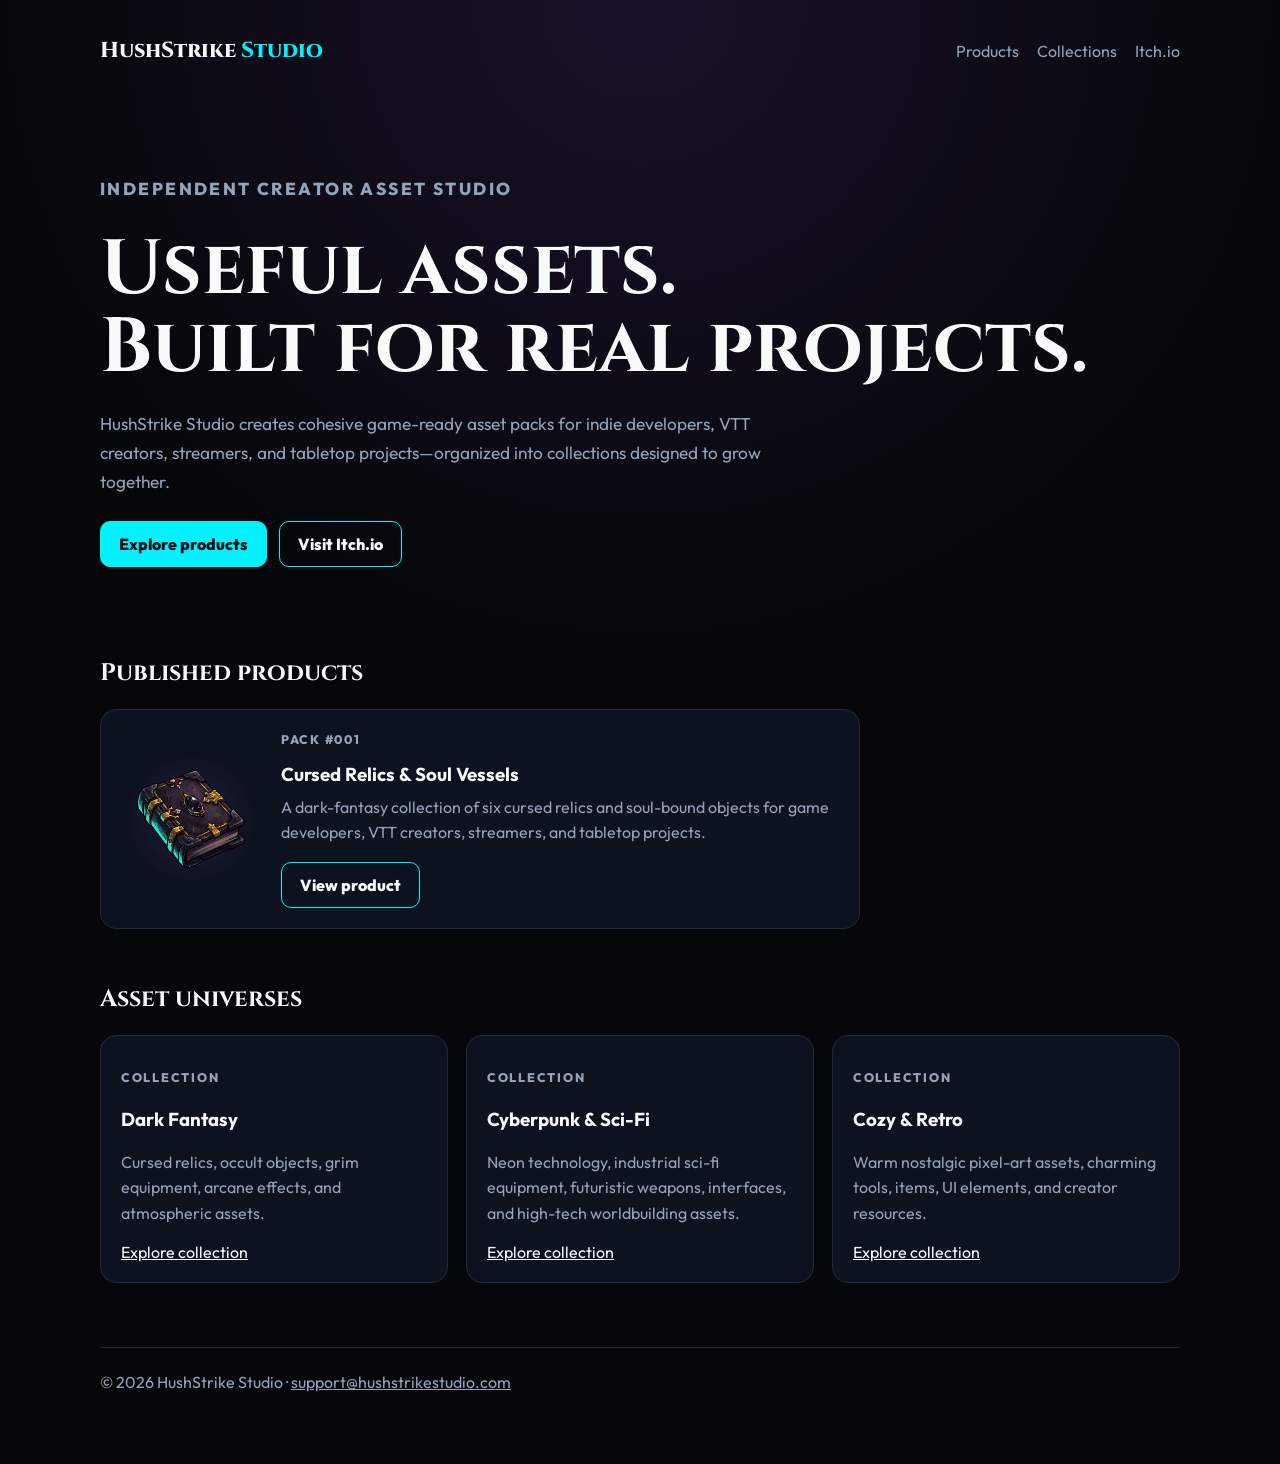
<file: index.html>
<!doctype html>
<html lang="en">
<head>
  <meta charset="utf-8">
  <meta name="viewport" content="width=device-width,initial-scale=1">
  <title>HushStrike Studio | Game-Ready Creator Assets</title>
  <meta name="description" content="Game-ready 2D asset packs for indie developers, tabletop creators, streamers, and digital creators.">
  <meta property="og:title" content="HushStrike Studio | Game-Ready Creator Assets">
  <meta property="og:description" content="Explore HushStrike Studio asset collections and published packs.">
  <meta property="og:type" content="website">
  <meta property="og:url" content="https://www.hushstrikestudio.com/">
  <link rel="canonical" href="https://www.hushstrikestudio.com/">
  <link href="https://fonts.googleapis.com/css2?family=Cinzel:wght@600;700;800&family=Outfit:wght@400;500;600;700&display=swap" rel="stylesheet">
  <link rel="stylesheet" href="styles.css?v=4">
</head>
<body>
  <main class="shell">
    <header class="top">
      <a class="brand" href="./">HushStrike <span>Studio</span></a>
      <nav class="nav"><a href="#products">Products</a><a href="#collections">Collections</a><a href="https://hushstrike.itch.io">Itch.io</a></nav>
    </header>
    <section class="hero">
      <p class="eyebrow">Independent creator asset studio</p>
      <h1>Useful assets.<br>Built for real projects.</h1>
      <p>HushStrike Studio creates cohesive game-ready asset packs for indie developers, VTT creators, streamers, and tabletop projects—organized into collections designed to grow together.</p>
      <div class="actions"><a class="btn primary" href="#products">Explore products</a><a class="btn" href="https://hushstrike.itch.io">Visit Itch.io</a></div>
    </section>
    <section class="section">
      <h2>Published products</h2>
      <div id="products" class="grid"><p class="muted">Loading catalog…</p></div>
    </section>
    <section class="section">
      <h2>Asset universes</h2>
      <div id="collections" class="grid"><p class="muted">Loading collections…</p></div>
    </section>
    <footer>© 2026 HushStrike Studio · <a href="mailto:support@hushstrikestudio.com">support@hushstrikestudio.com</a></footer>
  </main>
  <script src="site.js?v=4"></script>
  <script>renderHome().catch(e=>document.querySelector('#products').innerHTML='<p class="notice">Catalog preview could not load.</p>')</script>
</body>
</html>
</file>
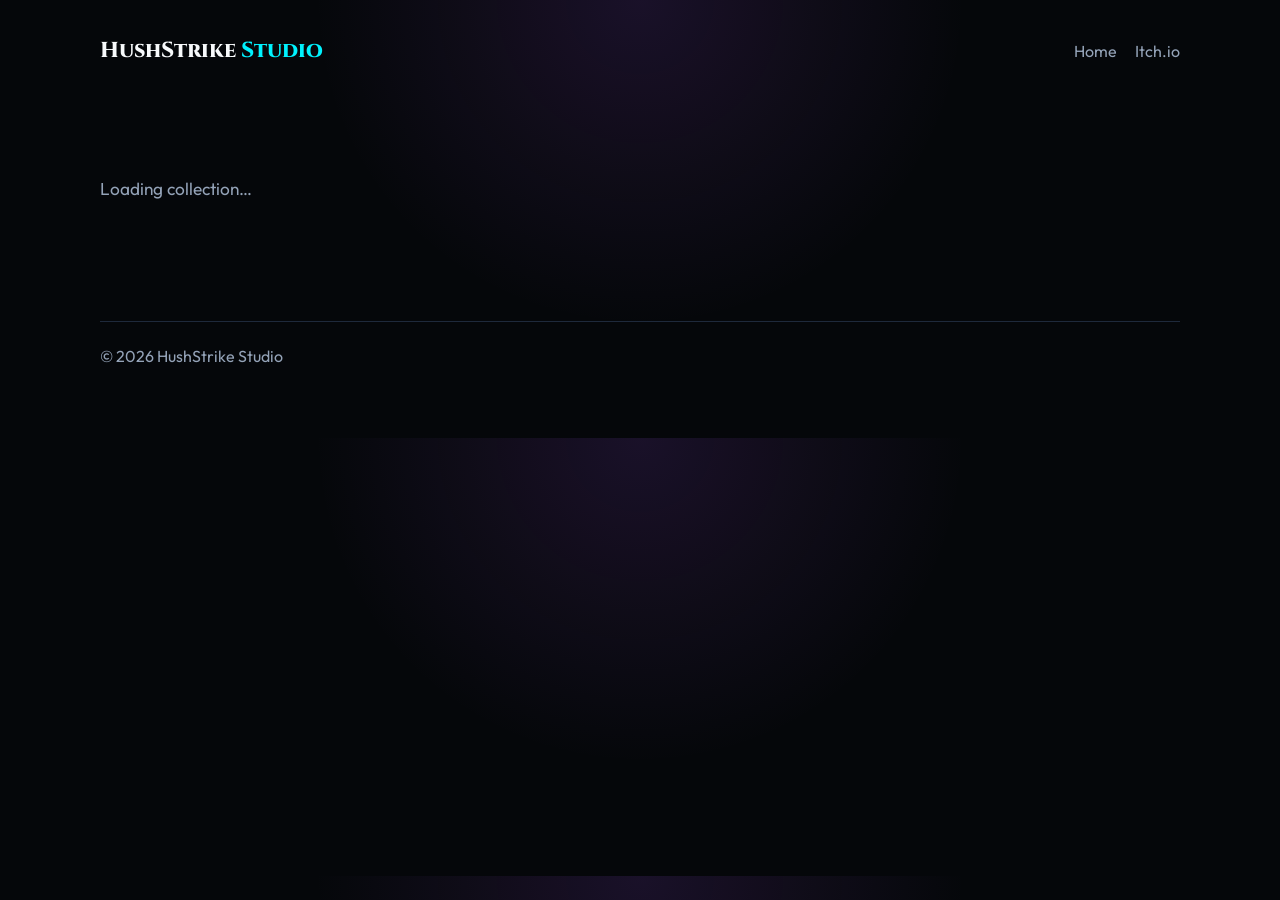
<file: collections/cozy-retro/index.html>
<!doctype html>
<html lang="en"><head>
<meta charset="utf-8"><meta name="viewport" content="width=device-width,initial-scale=1">
<title>Collection | HushStrike Studio</title>
<meta name="description" content="Explore a HushStrike Studio asset collection.">
<link href="https://fonts.googleapis.com/css2?family=Cinzel:wght@600;700;800&family=Outfit:wght@400;500;600;700&display=swap" rel="stylesheet">
<link rel="stylesheet" href="../../styles.css"></head>
<body><main class="shell"><header class="top"><a class="brand" href="../../">HushStrike <span>Studio</span></a><nav class="nav"><a href="../../">Home</a><a href="https://hushstrike.itch.io">Itch.io</a></nav></header><section id="collection" class="hero"><p class="muted">Loading collection…</p></section><footer>© 2026 HushStrike Studio</footer></main><script src="../../site.js"></script><script>renderCollection()</script></body></html>
</file>
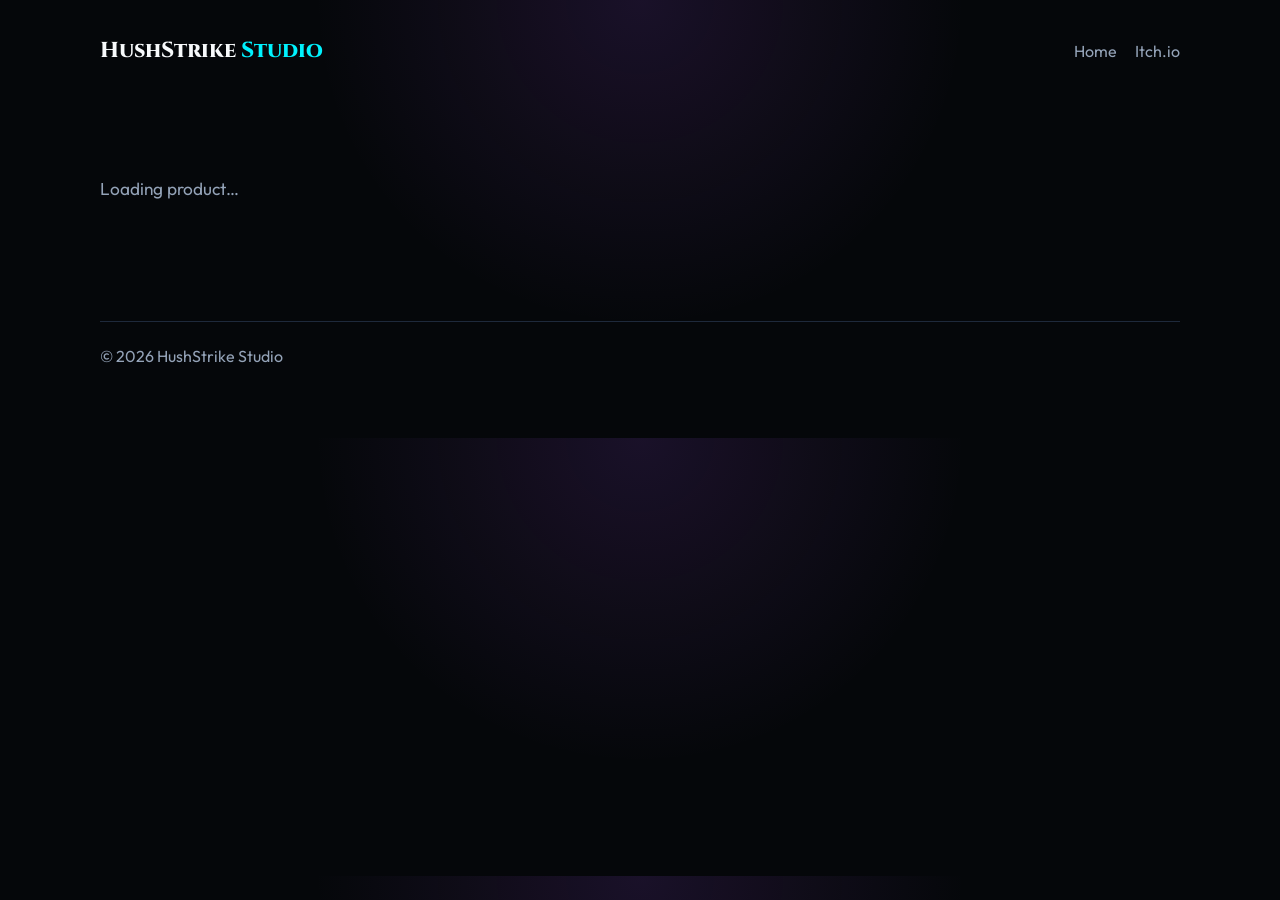
<file: products/cursed-relics-soul-vessels/index.html>
<!doctype html>
<html lang="en"><head>
<meta charset="utf-8"><meta name="viewport" content="width=device-width,initial-scale=1">
<title>Product | HushStrike Studio</title>
<meta name="description" content="HushStrike Studio product details, included assets, editions, licensing, and purchase options.">
<link href="https://fonts.googleapis.com/css2?family=Cinzel:wght@600;700;800&family=Outfit:wght@400;500;600;700&display=swap" rel="stylesheet">
<link rel="stylesheet" href="../../styles.css"></head>
<body><main class="shell"><header class="top"><a class="brand" href="../../">HushStrike <span>Studio</span></a><nav class="nav"><a href="../../">Home</a><a href="https://hushstrike.itch.io">Itch.io</a></nav></header><section id="product" class="hero"><p class="muted">Loading product…</p></section><footer>© 2026 HushStrike Studio</footer></main><script src="../../site.js"></script><script>renderProduct()</script></body></html>
</file>
<file: styles.css>
:root{--bg:#05070a;--panel:#0a0e17;--card:#0d121f;--border:#1e293b;--text:#f8fafc;--muted:#94a3b8;--cyan:#00f2fe;--purple:#a855f7;--gold:#d4af37}
*{box-sizing:border-box}body{margin:0;background:radial-gradient(circle at 50% 0,rgba(168,85,247,.13),transparent 42%),var(--bg);color:var(--text);font-family:Outfit,Arial,sans-serif}a{color:inherit}.shell{max-width:1120px;margin:auto;padding:36px 20px 72px}.top{display:flex;justify-content:space-between;gap:20px;align-items:center;margin-bottom:46px}.brand{font-family:Cinzel,serif;font-weight:800;font-size:1.35rem;text-decoration:none}.brand span{color:var(--cyan)}.nav{display:flex;gap:18px;flex-wrap:wrap}.nav a{color:var(--muted);text-decoration:none}.hero{padding:46px 0 36px}.eyebrow{color:var(--cyan);font-size:.78rem;font-weight:800;letter-spacing:.14em;text-transform:uppercase}.hero h1{font-family:Cinzel,serif;font-size:clamp(2.4rem,7vw,4.8rem);line-height:1.02;margin:.35em 0 .28em}.hero p{max-width:720px;color:var(--muted);font-size:1.08rem;line-height:1.7}.actions{display:flex;gap:12px;flex-wrap:wrap;margin-top:24px}.btn{display:inline-block;padding:12px 18px;border:1px solid var(--cyan);border-radius:10px;text-decoration:none;font-weight:800}.btn.primary{background:var(--cyan);color:#041014}.section{margin-top:54px}.section h2{font-family:Cinzel,serif}.grid{display:grid;grid-template-columns:repeat(auto-fit,minmax(250px,1fr));gap:18px}.card{background:var(--card);border:1px solid var(--border);border-radius:16px;padding:20px}.card p,.muted{color:var(--muted);line-height:1.6}.product-card{display:grid;grid-template-columns:140px 1fr;gap:20px;align-items:center;max-width:760px}.product-card-media{display:flex;align-items:center;justify-content:center;width:140px;height:140px;padding:14px;background:radial-gradient(circle,rgba(168,85,247,.14),transparent 66%);border-radius:12px}.product-card-media img{display:block;max-width:108px;max-height:108px;width:auto;height:auto;object-fit:contain}.product-card-copy h3{margin:.35em 0 .45em}.product-card-copy p{margin-top:0}.asset img{width:100%;aspect-ratio:1/1;object-fit:contain;background:radial-gradient(circle,rgba(168,85,247,.16),transparent 66%);border-radius:12px}.asset-grid{display:grid;grid-template-columns:repeat(auto-fit,minmax(150px,1fr));gap:14px}.asset{background:var(--panel);border:1px solid var(--border);border-radius:14px;padding:12px;text-align:center}.asset p{margin:.6em 0 0}.pill{display:inline-block;border:1px solid var(--border);border-radius:999px;padding:7px 11px;color:var(--muted);margin:4px}.notice{border-left:3px solid var(--gold);padding:14px 18px;background:rgba(212,175,55,.06);color:var(--muted)}footer{margin-top:64px;padding-top:24px;border-top:1px solid var(--border);color:var(--muted)}@media(max-width:640px){.top{align-items:flex-start;flex-direction:column}.hero{padding-top:20px}.product-card{grid-template-columns:96px 1fr;gap:14px}.product-card-media{width:96px;height:96px;padding:10px}.product-card-media img{max-width:74px;max-height:74px}.product-card-copy .btn{padding:10px 14px}}
.product-card>img{display:block!important;width:auto!important;height:auto!important;max-width:110px!important;max-height:110px!important;margin:0 auto!important;padding:0!important;object-fit:contain!important}.product-card{min-height:0!important}.product-card-media{flex:0 0 140px!important}@media(max-width:640px){.product-card>img{max-width:72px!important;max-height:72px!important}}
</file>
